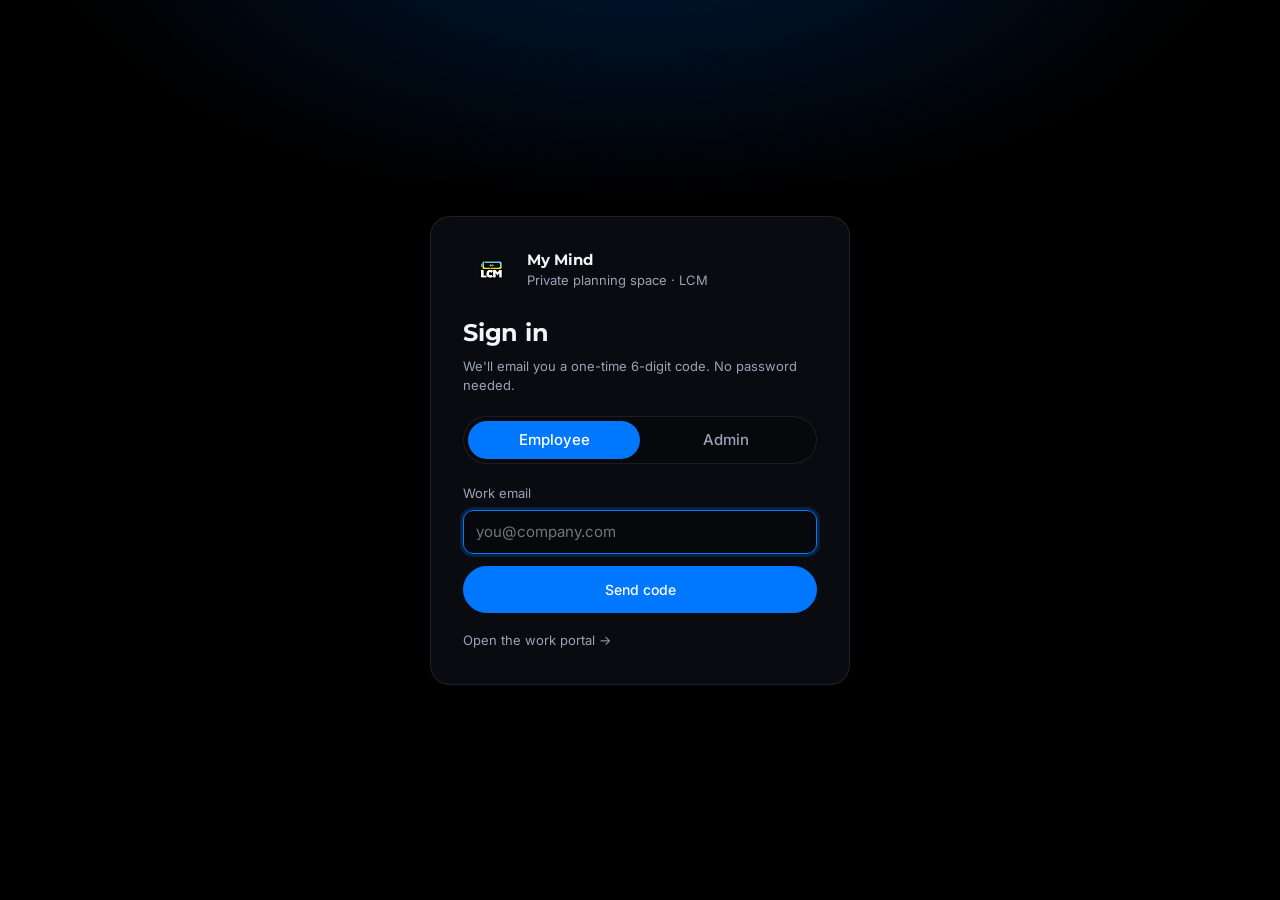
<file: mind/index.html>
<!doctype html>
<html lang="en">
<head>
  <meta charset="UTF-8" />
  <meta name="viewport" content="width=device-width, initial-scale=1.0, viewport-fit=cover" />
  <meta name="robots" content="noindex, nofollow" />
  <title>My Mind</title>
  <meta name="description" content="Private planning space: mind map, task tree, board, timeline, calendar and linked notes." />
  <meta name="theme-color" content="#000000" />
  <link rel="manifest" href="/mind/manifest.webmanifest" />
  <link rel="icon" type="image/png" href="/mind/favicon-32.png" />
  <link rel="apple-touch-icon" href="/mind/apple-touch-icon.png" />
  <meta name="apple-mobile-web-app-capable" content="yes" />
  <meta name="mobile-web-app-capable" content="yes" />
  <meta name="apple-mobile-web-app-title" content="My Mind" />
  <meta name="apple-mobile-web-app-status-bar-style" content="black-translucent" />
  <link rel="preconnect" href="https://fonts.googleapis.com">
  <link rel="preconnect" href="https://fonts.gstatic.com" crossorigin>
  <link href="https://fonts.googleapis.com/css2?family=Inter:wght@400;500;600&family=Montserrat:wght@500;600;700&display=swap" rel="stylesheet">
  <link rel="stylesheet" href="/portal/style.css?v=9" />
</head>
<body>
  <div id="app"><div class="boot">Opening My Mind…</div></div>
  <div id="toasts" aria-live="polite"></div>
  <script>window.LCM_APP_MODE = 'mind';</script>
  <script src="/portal/config.js?v=9"></script>
  <script src="/portal/core.js?v=9"></script>
  <script src="/portal/mind-seed.js?v=9"></script>
  <script src="/portal/mind.js?v=9"></script>
  <script src="/portal/app.js?v=9"></script>
  <script>
    if ('serviceWorker' in navigator) window.addEventListener('load', function () { navigator.serviceWorker.register('/mind/sw.js', { scope: '/mind/' }).catch(function () {}); });
  </script>
</body>
</html>
</file>
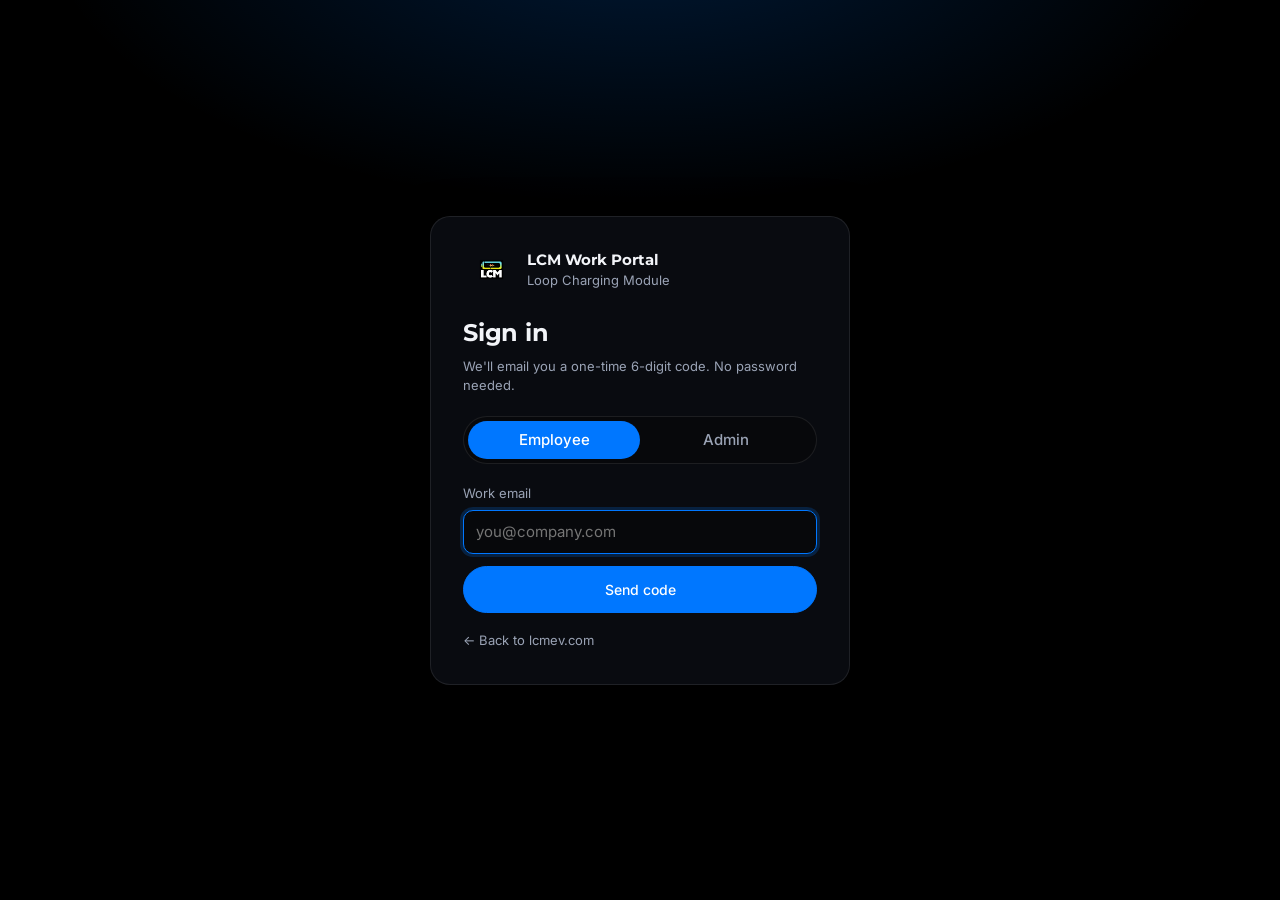
<file: portal/index.html>
<!doctype html>
<html lang="en">
<head>
  <meta charset="UTF-8" />
  <meta name="viewport" content="width=device-width, initial-scale=1.0" />
  <meta name="robots" content="noindex, nofollow" />
  <title>LCM Work Portal</title>
  <link rel="icon" type="image/png" href="/logo.png" sizes="any" />
  <link rel="preconnect" href="https://fonts.googleapis.com">
  <link rel="preconnect" href="https://fonts.gstatic.com" crossorigin>
  <link href="https://fonts.googleapis.com/css2?family=Inter:wght@400;500;600&family=Montserrat:wght@500;600;700&display=swap" rel="stylesheet">
  <link rel="stylesheet" href="/portal/style.css?v=9" />
</head>
<body>
  <div id="app"><div class="boot">Loading portal…</div></div>
  <div id="toasts" aria-live="polite"></div>
  <script src="/portal/config.js?v=9"></script>
  <script src="/portal/core.js?v=9"></script>
  <script src="/portal/mind-seed.js?v=9"></script>
  <script src="/portal/mind.js?v=9"></script>
  <script src="/portal/app.js?v=9"></script>
</body>
</html>
</file>
<file: portal/style.css>
:root {
  --bg: #000;
  --panel: #0b0d12;
  --panel-2: #11141b;
  --line: rgba(255, 255, 255, .09);
  --line-2: rgba(255, 255, 255, .16);
  --text: #f2f4f8;
  --muted: #9aa3b5;
  --dim: #6b7385;
  --primary: #0077ff;
  --primary-2: #3b95ff;
  --ns: #8b93a7;
  --ip: #0077ff;
  --bl: #ef4444;
  --ir: #f5a524;
  --done: #22c55e;
  --radius: 14px;
  --shadow: 0 10px 40px rgba(0, 0, 0, .5);
}

* { box-sizing: border-box; }
html, body { margin: 0; background: var(--bg); color: var(--text); font: 15px/1.5 Inter, system-ui, sans-serif; }
body { min-height: 100vh; }
h1, h2, h3, h4 { font-family: Montserrat, Inter, sans-serif; margin: 0; letter-spacing: -.01em; }
a { color: var(--primary-2); text-decoration: none; }
a:hover { text-decoration: underline; }
button, input, select, textarea { font: inherit; color: inherit; }
.boot { display: grid; place-items: center; height: 100vh; color: var(--muted); }
.muted { color: var(--muted); }
.dim { color: var(--dim); }
.small { font-size: 13px; }
.nowrap { white-space: nowrap; }
.row { display: flex; gap: 10px; align-items: center; }
.row.wrap { flex-wrap: wrap; }
.spacer { flex: 1; }
.hidden { display: none !important; }

/* ---------- Buttons & inputs ---------- */
.btn { display: inline-flex; align-items: center; justify-content: center; gap: 8px; border: 1px solid var(--line-2); background: var(--panel-2); padding: 9px 16px; border-radius: 999px; cursor: pointer; font-weight: 500; font-size: 14px; transition: .15s; white-space: nowrap; }
.btn:hover { border-color: rgba(255, 255, 255, .3); background: #161a23; }
.btn.primary { background: var(--primary); border-color: var(--primary); color: #fff; }
.btn.primary:hover { background: #0066dd; }
.btn.ghost { background: transparent; border-color: transparent; color: var(--muted); }
.btn.ghost:hover { color: var(--text); background: rgba(255, 255, 255, .05); }
.btn.danger { color: #ff8080; border-color: rgba(239, 68, 68, .4); background: rgba(239, 68, 68, .08); }
.btn.success { color: #6ee7a0; border-color: rgba(34, 197, 94, .4); background: rgba(34, 197, 94, .08); }
.btn.sm { padding: 6px 12px; font-size: 13px; }
.btn:disabled { opacity: .5; cursor: not-allowed; }
.input, select.input, textarea.input { width: 100%; background: #07080b; border: 1px solid var(--line-2); border-radius: 10px; padding: 10px 12px; outline: none; transition: .15s; }
.input:focus { border-color: var(--primary); box-shadow: 0 0 0 3px rgba(0, 119, 255, .2); }
textarea.input { resize: vertical; min-height: 84px; }
label.field, div.field { display: block; margin-bottom: 12px; }
label.field > span { display: block; font-size: 13px; color: var(--muted); margin-bottom: 6px; }
.grid2 { display: grid; grid-template-columns: 1fr 1fr; gap: 0 12px; }
input[type=range] { width: 100%; accent-color: var(--primary); }

/* ---------- Banner ---------- */
.banner { background: linear-gradient(90deg, rgba(245, 165, 36, .16), rgba(245, 165, 36, .05)); border-bottom: 1px solid rgba(245, 165, 36, .3); color: #ffd28a; font-size: 13px; padding: 8px 16px; text-align: center; }

/* ---------- Login ---------- */
.login-wrap { min-height: 100vh; display: grid; place-items: center; padding: 24px 16px; background: radial-gradient(1000px 500px at 50% -10%, rgba(0, 119, 255, .22), transparent 60%), #000; }
.login-card { width: 100%; max-width: 420px; background: rgba(11, 13, 18, .9); border: 1px solid var(--line); border-radius: 20px; padding: 32px; box-shadow: var(--shadow); }
.login-card .brand { display: flex; align-items: center; gap: 12px; margin-bottom: 24px; }
.login-card .brand img { height: 40px; }
.login-card h1 { font-size: 24px; margin-bottom: 6px; }
.role-switch { display: grid; grid-template-columns: 1fr 1fr; background: #07080b; border: 1px solid var(--line); border-radius: 999px; padding: 4px; margin: 20px 0; }
.role-switch button { border: 0; background: transparent; padding: 8px; border-radius: 999px; cursor: pointer; color: var(--muted); font-weight: 500; }
.role-switch button.on { background: var(--primary); color: #fff; }
.otp { display: grid; grid-template-columns: repeat(6, 1fr); gap: 8px; margin: 8px 0 16px; }
.otp input { text-align: center; font-size: 22px; font-weight: 600; padding: 12px 0; }
.login-card .btn.primary { width: 100%; padding: 12px; }
.back-link { display: inline-block; margin-top: 18px; font-size: 13px; color: var(--muted); }
.preview-code { margin-top: 12px; padding: 10px 12px; border-radius: 10px; background: rgba(245, 165, 36, .1); border: 1px dashed rgba(245, 165, 36, .4); color: #ffd28a; font-size: 13px; }

/* ---------- Shell ---------- */
.shell { display: grid; grid-template-columns: 240px 1fr; min-height: 100vh; }
.side { border-right: 1px solid var(--line); padding: 20px 14px; position: sticky; top: 0; height: 100vh; display: flex; flex-direction: column; background: #030405; }
.side .logo { display: flex; align-items: center; gap: 10px; padding: 0 8px 20px; }
.side .logo img { height: 32px; }
.side .logo b { font-family: Montserrat; font-size: 15px; }
.nav { display: flex; flex-direction: column; gap: 2px; }
.nav button { display: flex; align-items: center; gap: 12px; padding: 10px 12px; border-radius: 10px; border: 0; background: transparent; color: var(--muted); cursor: pointer; text-align: left; font-weight: 500; }
.nav button:hover { background: rgba(255, 255, 255, .04); color: var(--text); }
.nav button.on { background: rgba(0, 119, 255, .14); color: #fff; }
.nav button.on svg { color: var(--primary-2); }
.nav .count { margin-left: auto; background: var(--bl); color: #fff; font-size: 11px; border-radius: 999px; padding: 1px 7px; font-weight: 600; }
.side .me { margin-top: auto; padding: 12px; border-top: 1px solid var(--line); display: flex; gap: 10px; align-items: center; }
.avatar { width: 34px; height: 34px; border-radius: 50%; display: grid; place-items: center; font-weight: 600; font-size: 13px; flex: none; color: #fff; }
.avatar.sm { width: 26px; height: 26px; font-size: 11px; }
.main { min-width: 0; }
.top { display: flex; align-items: center; gap: 12px; padding: 16px 28px; border-bottom: 1px solid var(--line); position: sticky; top: 0; background: rgba(0, 0, 0, .85); backdrop-filter: blur(10px); z-index: 5; }
.top h2 { font-size: 20px; }
.top .menu-btn { display: none; }
.content { padding: 24px 28px 60px; max-width: 1500px; }
.role-tag { font-size: 11px; text-transform: uppercase; letter-spacing: .08em; padding: 2px 8px; border-radius: 999px; background: rgba(0, 119, 255, .15); color: var(--primary-2); font-weight: 600; }

/* ---------- Cards / KPIs ---------- */
.card { background: var(--panel); border: 1px solid var(--line); border-radius: var(--radius); padding: 18px; min-width: 0; }
.card h3 { font-size: 15px; margin-bottom: 14px; display: flex; align-items: center; gap: 8px; }
.card h3 .spacer + * { font-family: Inter; }
.kpis { display: grid; grid-template-columns: repeat(6, minmax(0, 1fr)); gap: 14px; margin-bottom: 18px; }
.kpi { background: var(--panel); border: 1px solid var(--line); border-radius: var(--radius); padding: 16px; position: relative; overflow: hidden; }
.kpi .label { color: var(--muted); font-size: 13px; }
.kpi .value { font-family: Montserrat; font-size: 30px; font-weight: 700; margin-top: 4px; line-height: 1.1; }
.kpi .sub { font-size: 12px; color: var(--dim); margin-top: 4px; }
.kpi::before { content: ''; position: absolute; left: 0; top: 0; bottom: 0; width: 3px; background: var(--accent, var(--primary)); }
.grid { display: grid; gap: 14px; margin-bottom: 14px; }
.g-3 { grid-template-columns: 1.1fr 1.5fr 1.4fr; }
.g-2 { grid-template-columns: 1.4fr 1fr; }
.g-2e { grid-template-columns: 1fr 1fr; }

/* ---------- Charts ---------- */
.legend { display: flex; flex-wrap: wrap; gap: 6px 14px; font-size: 12px; color: var(--muted); margin-top: 10px; }
.legend i { display: inline-block; width: 10px; height: 10px; border-radius: 3px; margin-right: 6px; vertical-align: -1px; }
.donut-wrap { display: flex; align-items: center; gap: 18px; }
.donut-wrap .legend { flex-direction: column; margin: 0; }
.donut-wrap .legend b { color: var(--text); margin-left: 4px; }
svg text { fill: var(--muted); font-size: 11px; font-family: Inter; }
.bar-row { display: grid; grid-template-columns: 120px 1fr 44px; gap: 10px; align-items: center; margin-bottom: 9px; font-size: 13px; }
.bar-row .name { overflow: hidden; text-overflow: ellipsis; white-space: nowrap; }
.stack { display: flex; height: 12px; border-radius: 6px; overflow: hidden; background: rgba(255, 255, 255, .05); }
.stack span { height: 100%; }
.progress { height: 6px; background: rgba(255, 255, 255, .08); border-radius: 6px; overflow: hidden; min-width: 60px; }
.progress span { display: block; height: 100%; background: var(--primary); border-radius: 6px; }
.ring { position: relative; display: inline-grid; place-items: center; }
.ring b { position: absolute; font-family: Montserrat; font-size: 20px; }

/* ---------- Pills & badges ---------- */
.pill { display: inline-flex; align-items: center; gap: 6px; padding: 3px 10px; border-radius: 999px; font-size: 12px; font-weight: 500; white-space: nowrap; border: 1px solid transparent; }
.pill::before { content: ''; width: 7px; height: 7px; border-radius: 50%; background: currentColor; }
.s-NotStarted { color: #c3c9d6; background: rgba(139, 147, 167, .15); }
.s-InProgress { color: #5aa8ff; background: rgba(0, 119, 255, .15); }
.s-Blocked { color: #ff7b7b; background: rgba(239, 68, 68, .15); }
.s-InReview { color: #ffc35c; background: rgba(245, 165, 36, .15); }
.s-Completed { color: #5ee08f; background: rgba(34, 197, 94, .15); }
.s-Pending { color: #ffc35c; background: rgba(245, 165, 36, .15); }
.s-Approved { color: #5ee08f; background: rgba(34, 197, 94, .15); }
.s-Rejected { color: #ff7b7b; background: rgba(239, 68, 68, .15); }
.prio { font-size: 11px; font-weight: 600; text-transform: uppercase; letter-spacing: .05em; padding: 2px 7px; border-radius: 6px; }
.p-Low { color: #9aa3b5; background: rgba(154, 163, 181, .12); }
.p-Medium { color: #5aa8ff; background: rgba(0, 119, 255, .12); }
.p-High { color: #ffb347; background: rgba(245, 165, 36, .14); }
.p-Critical { color: #ff6b6b; background: rgba(239, 68, 68, .16); }
.tag { font-size: 11px; padding: 2px 7px; border-radius: 6px; background: rgba(255, 255, 255, .06); color: var(--muted); }
.overdue { color: #ff7b7b; }

/* ---------- Toolbar ---------- */
.toolbar { display: flex; flex-wrap: wrap; gap: 10px; align-items: center; margin-bottom: 16px; }
.toolbar .input { width: auto; padding: 8px 12px; }
.toolbar .search { min-width: 220px; flex: 1; max-width: 340px; }
.seg { display: inline-flex; border: 1px solid var(--line-2); border-radius: 999px; padding: 3px; background: #07080b; }
.seg button { border: 0; background: transparent; padding: 6px 14px; border-radius: 999px; cursor: pointer; color: var(--muted); font-size: 13px; font-weight: 500; }
.seg button.on { background: var(--panel-2); color: #fff; box-shadow: inset 0 0 0 1px var(--line-2); }

/* ---------- Board ---------- */
.board { display: grid; grid-template-columns: repeat(5, minmax(240px, 1fr)); gap: 12px; overflow-x: auto; padding-bottom: 8px; }
.col { background: #06070a; border: 1px solid var(--line); border-radius: var(--radius); padding: 10px; min-height: 300px; transition: .15s; }
.col.drop { border-color: var(--primary); background: rgba(0, 119, 255, .06); }
.col-head { display: flex; align-items: center; gap: 8px; padding: 4px 6px 10px; font-weight: 600; font-size: 13px; }
.col-head .n { color: var(--dim); font-weight: 500; }
.tcard { background: var(--panel-2); border: 1px solid var(--line); border-radius: 12px; padding: 12px; margin-bottom: 8px; cursor: pointer; transition: .15s; }
.tcard:hover { border-color: var(--line-2); transform: translateY(-1px); }
.tcard.dragging { opacity: .4; }
.tcard .t { font-weight: 600; font-size: 14px; margin: 6px 0 8px; }
.tcard .meta { display: flex; align-items: center; gap: 8px; font-size: 12px; color: var(--muted); }

/* ---------- Table ---------- */
.table-wrap { overflow-x: auto; border: 1px solid var(--line); border-radius: var(--radius); background: var(--panel); }
table { width: 100%; border-collapse: collapse; font-size: 14px; }
th, td { text-align: left; padding: 12px 14px; border-bottom: 1px solid var(--line); vertical-align: middle; }
th { color: var(--muted); font-weight: 500; font-size: 12px; text-transform: uppercase; letter-spacing: .05em; background: #08090d; cursor: default; white-space: nowrap; }
th.sort { cursor: pointer; }
th.sort:hover { color: var(--text); }
tr:last-child td { border-bottom: 0; }
tbody tr.click { cursor: pointer; }
tbody tr.click:hover td { background: rgba(255, 255, 255, .02); }
.empty { text-align: center; padding: 40px 16px; color: var(--dim); }

/* ---------- Timeline (Gantt) ---------- */
.gantt { overflow-x: auto; border: 1px solid var(--line); border-radius: var(--radius); background: var(--panel); }
.gantt-inner { position: relative; min-width: 900px; }
.g-row { display: grid; grid-template-columns: 240px 1fr; border-bottom: 1px solid var(--line); min-height: 40px; }
.g-row:last-child { border-bottom: 0; }
.g-label { padding: 10px 14px; font-size: 13px; border-right: 1px solid var(--line); overflow: hidden; text-overflow: ellipsis; white-space: nowrap; cursor: pointer; }
.g-track { position: relative; }
.g-bar { position: absolute; top: 9px; height: 22px; border-radius: 6px; font-size: 11px; color: #fff; padding: 0 8px; display: flex; align-items: center; overflow: hidden; white-space: nowrap; cursor: pointer; }
.g-bar .fill { position: absolute; inset: 0 auto 0 0; background: rgba(255, 255, 255, .22); }
.g-bar span { position: relative; }
.g-head { display: grid; grid-template-columns: 240px 1fr; border-bottom: 1px solid var(--line); background: #08090d; position: sticky; top: 0; }
.g-days { position: relative; height: 34px; }
.g-days span { position: absolute; top: 9px; font-size: 11px; color: var(--dim); transform: translateX(-50%); }
.g-today { position: absolute; top: 0; bottom: 0; width: 2px; background: #ff5b5b; z-index: 2; pointer-events: none; }
.g-grid { position: absolute; top: 0; bottom: 0; width: 1px; background: rgba(255, 255, 255, .04); pointer-events: none; }

/* ---------- Feed ---------- */
.feed { list-style: none; margin: 0; padding: 0; }
.feed li { display: flex; gap: 10px; padding: 9px 0; border-bottom: 1px solid var(--line); font-size: 13px; }
.feed li:last-child { border-bottom: 0; }
.feed .ico { width: 28px; height: 28px; border-radius: 8px; display: grid; place-items: center; flex: none; background: rgba(255, 255, 255, .05); }
.feed .when { color: var(--dim); font-size: 12px; }
.list-item { display: flex; align-items: center; gap: 10px; padding: 10px 0; border-bottom: 1px solid var(--line); font-size: 14px; cursor: pointer; }
.list-item:last-child { border-bottom: 0; }
.scroll { max-height: 360px; overflow-y: auto; }
.alert { display: flex; gap: 10px; align-items: center; padding: 12px 14px; border-radius: 12px; margin-bottom: 14px; font-size: 14px; }
.alert.red { background: rgba(239, 68, 68, .1); border: 1px solid rgba(239, 68, 68, .3); color: #ffb3b3; }
.alert.amber { background: rgba(245, 165, 36, .1); border: 1px solid rgba(245, 165, 36, .3); color: #ffd28a; }

/* ---------- Drawer / Modal ---------- */
.overlay { position: fixed; inset: 0; background: rgba(0, 0, 0, .6); z-index: 20; animation: fade .15s; }
.drawer { position: fixed; top: 0; right: 0; bottom: 0; width: min(640px, 100%); background: #07080b; border-left: 1px solid var(--line-2); z-index: 21; overflow-y: auto; animation: slide .2s ease-out; }
.drawer-head { padding: 20px 24px; border-bottom: 1px solid var(--line); position: sticky; top: 0; background: #07080b; z-index: 2; }
.drawer-body { padding: 20px 24px 40px; }
.modal { position: fixed; left: 50%; top: 50%; transform: translate(-50%, -50%); width: min(560px, calc(100% - 32px)); max-height: calc(100vh - 40px); overflow-y: auto; background: #07080b; border: 1px solid var(--line-2); border-radius: 18px; z-index: 31; padding: 24px; animation: fade .15s; box-shadow: var(--shadow); }
.modal h3 { margin-bottom: 18px; }
.overlay.top { z-index: 30; }
@keyframes fade { from { opacity: 0; } }
@keyframes slide { from { transform: translateX(40px); opacity: 0; } }
.status-picker { display: flex; flex-wrap: wrap; gap: 6px; }
.status-picker button { cursor: pointer; border: 1px solid var(--line-2); background: transparent; padding: 6px 12px; border-radius: 999px; font-size: 13px; color: var(--muted); }
.status-picker button.on { border-color: transparent; }
.tabs { display: flex; gap: 4px; border-bottom: 1px solid var(--line); margin: 20px 0 16px; overflow-x: auto; }
.tabs button { border: 0; background: transparent; padding: 10px 14px; color: var(--muted); cursor: pointer; border-bottom: 2px solid transparent; font-weight: 500; white-space: nowrap; }
.tabs button.on { color: #fff; border-bottom-color: var(--primary); }
.kv { display: grid; grid-template-columns: repeat(4, 1fr); gap: 12px; margin-top: 16px; }
.kv > div > span:first-child { display: block; font-size: 12px; color: var(--dim); margin-bottom: 2px; }
.method-box { margin-top: 16px; padding: 12px 14px; border-radius: 12px; background: rgba(34, 197, 94, .07); border: 1px solid rgba(34, 197, 94, .25); font-size: 14px; white-space: pre-wrap; }
.desc { white-space: pre-wrap; color: #d5d9e2; margin-top: 12px; font-size: 14px; }
.timeline { list-style: none; margin: 0; padding: 0; position: relative; }
.timeline li { position: relative; padding: 0 0 18px 28px; }
.timeline li::before { content: ''; position: absolute; left: 8px; top: 20px; bottom: 0; width: 2px; background: var(--line); }
.timeline li:last-child::before { display: none; }
.timeline .dot { position: absolute; left: 2px; top: 5px; width: 14px; height: 14px; border-radius: 50%; border: 3px solid #07080b; background: var(--primary); }
.timeline .body { background: var(--panel); border: 1px solid var(--line); border-radius: 12px; padding: 10px 12px; font-size: 14px; white-space: pre-wrap; margin-top: 4px; }
.dropzone { border: 1.5px dashed var(--line-2); border-radius: 14px; padding: 24px; text-align: center; color: var(--muted); cursor: pointer; transition: .15s; }
.dropzone:hover, .dropzone.over { border-color: var(--primary); background: rgba(0, 119, 255, .06); color: var(--text); }
.file-row { display: flex; align-items: center; gap: 10px; padding: 10px 0; border-bottom: 1px solid var(--line); font-size: 14px; }
.proposal { border: 1px solid var(--line); border-radius: 12px; padding: 14px; margin-bottom: 10px; background: var(--panel); }
.proposal .approach { white-space: pre-wrap; margin: 8px 0; font-size: 14px; color: #d5d9e2; }

/* ---------- Attendance ---------- */
.att-today { display: grid; grid-template-columns: 1.1fr 1.6fr 1fr; gap: 20px; align-items: center; background: linear-gradient(135deg, rgba(0, 119, 255, .12), var(--panel) 60%); }
.att-clock { font-family: Montserrat; font-size: 38px; font-weight: 700; letter-spacing: -.02em; line-height: 1.15; font-variant-numeric: tabular-nums; }
.att-stats { display: grid; grid-template-columns: repeat(4, 1fr); gap: 12px; }
.att-stats span { display: block; font-size: 12px; color: var(--dim); margin-bottom: 4px; }
.att-stats b { font-size: 17px; font-variant-numeric: tabular-nums; }
.att-action { text-align: center; }
.btn.big { padding: 14px 22px; font-size: 15px; width: 100%; }
.att-grid th, .att-grid td { padding: 6px 3px; text-align: center; border-bottom: 1px solid var(--line); }
.att-grid th { font-size: 11px; letter-spacing: 0; text-transform: none; }
.att-grid th div { font-size: 9px; color: var(--dim); }
.att-grid th.sun { color: var(--dim); }
.att-grid th.now { color: var(--primary-2); }
.att-grid .sticky { position: sticky; left: 0; background: var(--panel); text-align: left; padding: 6px 12px; z-index: 1; min-width: 150px; }
.att-grid thead .sticky { background: #08090d; }
.att-cell { display: inline-grid; place-items: center; width: 22px; height: 22px; border-radius: 6px; font-size: 10px; font-weight: 700; }
.att-cell.p { background: #22c55e; color: #04220f; }
.att-cell.nx { background: #f5a524; color: #2b1a00; }
.att-cell.a { background: rgba(239, 68, 68, .35); }
.att-cell.off { background: rgba(255, 255, 255, .05); }

.check-list { max-height: 180px; overflow-y: auto; border: 1px solid var(--line); border-radius: 10px; padding: 6px 10px; }
.check-list label { padding: 6px 0; border-bottom: 1px solid var(--line); cursor: pointer; }
.check-list label:last-child { border-bottom: 0; }

#busy { position: fixed; top: 0; left: 0; height: 2px; width: 0; background: var(--primary); z-index: 60; opacity: 0; transition: opacity .2s; }
#busy.on { opacity: 1; width: 100%; animation: busy 1.2s ease-in-out infinite; }
@keyframes busy { 0% { transform: translateX(-100%) scaleX(.3); } 100% { transform: translateX(100%) scaleX(.3); } }

/* ---------- My Mind ---------- */
.mind-top { margin-bottom: 14px; }
.mind-kpis { grid-template-columns: repeat(5, minmax(0, 1fr)) 120px; }
.mind-grid { display: grid; grid-template-columns: minmax(0, 1.5fr) minmax(300px, 1fr); gap: 14px; align-items: start; }
.mind-outline { padding: 8px 0; max-height: 70vh; overflow: auto; outline: none; }
.mind-outline:focus-visible { box-shadow: 0 0 0 2px rgba(0, 119, 255, .4); }
.mind-detail { position: sticky; top: 76px; max-height: calc(100vh - 100px); overflow: auto; }
.mrow { display: flex; align-items: center; gap: 8px; padding: 5px 12px 5px calc(12px + var(--d) * 22px); font-size: 14px; cursor: pointer; border-left: 2px solid transparent; min-height: 34px; }
.mrow:hover { background: rgba(255, 255, 255, .03); }
.mrow.sel { background: rgba(0, 119, 255, .12); border-left-color: var(--primary); }
.mrow.ghost { opacity: .5; }
.mrow .caret { width: 16px; flex: none; border: 0; background: none; color: var(--muted); cursor: pointer; padding: 0; font-size: 12px; }
.mrow input[type=checkbox] { accent-color: #22c55e; width: 16px; height: 16px; flex: none; cursor: pointer; }
.mrow .mt { flex: 1; min-width: 0; overflow: hidden; text-overflow: ellipsis; white-space: nowrap; }
.mrow.st-done .mt { color: var(--dim); text-decoration: line-through; text-decoration-color: rgba(255, 255, 255, .25); }
.mrow .mini { width: 54px; height: 5px; border-radius: 4px; background: rgba(255, 255, 255, .08); overflow: hidden; flex: none; }
.mrow .mini span { display: block; height: 100%; background: #22c55e; }
.mrow .add { opacity: 0; border: 1px solid var(--line-2); background: var(--panel-2); border-radius: 6px; width: 22px; height: 22px; cursor: pointer; color: var(--muted); flex: none; }
.mrow:hover .add, .mrow.sel .add { opacity: 1; }
.mrename { padding: 4px 8px; flex: 1; }
.chip { font-size: 11px; padding: 1px 8px; border-radius: 999px; font-weight: 600; white-space: nowrap; }
.c-ready { background: rgba(245, 165, 36, .15); color: #ffc35c; }
.c-blocked { background: rgba(239, 68, 68, .15); color: #ff7b7b; }
.c-doing { background: rgba(0, 119, 255, .15); color: #5aa8ff; }
.c-done { background: rgba(34, 197, 94, .15); color: #5ee08f; }
.c-open { background: rgba(139, 147, 167, .15); color: #c3c9d6; }
.crumbs { margin-bottom: 8px; }
.crumbs a { color: var(--muted); }
.mtitle { font-family: Montserrat; font-weight: 600; font-size: 17px; }
.lrow { display: flex; align-items: center; gap: 8px; padding: 6px 4px; border-bottom: 1px solid var(--line); font-size: 13px; cursor: pointer; }
.lrow:hover { background: rgba(255, 255, 255, .03); }
.lrow .lt { flex: 1; min-width: 0; overflow: hidden; text-overflow: ellipsis; white-space: nowrap; }
.lrow .dot { width: 8px; height: 8px; border-radius: 50%; flex: none; }
.dep-add { position: relative; margin-top: 8px; }
.dep-list { position: absolute; left: 0; right: 0; top: 100%; background: #0d1016; border: 1px solid var(--line-2); border-radius: 10px; z-index: 5; max-height: 260px; overflow: auto; }
.dep-list:empty { display: none; }
.mind-map { padding: 0; overflow: hidden; }
#mmSvg { cursor: grab; display: block; background: radial-gradient(circle at 1px 1px, rgba(255, 255, 255, .06) 1px, transparent 0) 0 0 / 22px 22px; }
#mmSvg:active { cursor: grabbing; }
.m-node rect:first-child { fill: #10131a; stroke-width: 1.5; }
.m-node.sel rect:first-child { fill: #0b2140; stroke-width: 2.5; }
.m-node { cursor: pointer; }
.m-node:hover rect:first-child { fill: #151a24; }
.m-t { fill: #e8ecf3 !important; font-size: 12.5px !important; }
.m-c { fill: #9aa3b5 !important; font-size: 11px !important; cursor: pointer; }
.m-edge { fill: none; stroke: rgba(255, 255, 255, .16); stroke-width: 1.5; }
.m-dep { fill: none; stroke: #2f5a3e; stroke-width: 1.3; stroke-dasharray: 5 4; }
.m-dep.open { stroke: #f5a524; opacity: .8; }
.notes-grid { display: grid; grid-template-columns: 250px minmax(0, 1fr) 260px; gap: 14px; align-items: start; }
.notes-side, .notes-meta { position: sticky; top: 76px; max-height: calc(100vh - 100px); overflow: auto; }
.note-list { display: flex; flex-direction: column; gap: 2px; }
.nitem { padding: 8px 10px; border-radius: 8px; cursor: pointer; }
.nitem:hover { background: rgba(255, 255, 255, .04); }
.nitem.on { background: rgba(124, 58, 237, .16); }
.nitem .nt { font-weight: 500; font-size: 14px; overflow: hidden; text-overflow: ellipsis; white-space: nowrap; }
.tagcloud { display: flex; flex-wrap: wrap; gap: 6px; margin-top: 6px; }
.tagl { color: #2dd4bf; font-size: 13px; }
.ntitle { font-family: Montserrat; font-size: 20px; font-weight: 700; border-color: transparent; background: transparent; padding-left: 0; }
.ntitle:focus { background: #07080b; padding-left: 12px; }
.note-panes { display: grid; gap: 14px; margin-top: 12px; }
.note-panes.mode-split { grid-template-columns: 1fr 1fr; }
.note-panes.mode-edit .note-pv, .note-panes.mode-preview .note-ed { display: none; }
.note-ed { min-height: 62vh; font-family: ui-monospace, SFMono-Regular, Menlo, Consolas, monospace; font-size: 13.5px; line-height: 1.6; }
.note-pv { min-height: 62vh; padding: 4px 6px; }
.md { color: #dfe3ea; line-height: 1.65; overflow-wrap: anywhere; }
.md h1 { font-size: 24px; margin: 4px 0 12px; } .md h2 { font-size: 18px; margin: 18px 0 8px; } .md h3 { font-size: 15px; margin: 14px 0 6px; }
.md p { margin: 0 0 10px; } .md ul, .md ol { margin: 0 0 10px; padding-left: 22px; } .md ul.tasks { list-style: none; padding-left: 4px; }
.md code { background: rgba(255, 255, 255, .08); padding: 1px 5px; border-radius: 4px; font-size: 90%; }
.md pre { background: #07080b; border: 1px solid var(--line); padding: 10px; border-radius: 8px; overflow: auto; }
.md blockquote { border-left: 3px solid #7c3aed; margin: 0 0 10px; padding: 2px 12px; color: var(--muted); }
.md hr { border: 0; border-top: 1px solid var(--line); margin: 16px 0; }
.md .wl { color: #a78bfa; } .md .wl.new { color: #a78bfa; opacity: .55; border-bottom: 1px dashed; }
.md table.mdt { border-collapse: collapse; margin-bottom: 10px; width: auto; } .md table.mdt td { border: 1px solid var(--line); padding: 5px 10px; }
.md input[type=checkbox] { accent-color: #22c55e; }
.wiki-ac { position: fixed; z-index: 70; background: #0d1016; border: 1px solid var(--line-2); border-radius: 10px; min-width: 260px; max-width: 380px; box-shadow: var(--shadow); overflow: hidden; }
.wiki-ac div { display: flex; justify-content: space-between; gap: 10px; padding: 7px 12px; cursor: pointer; font-size: 13px; }
.wiki-ac div:hover, .wiki-ac div:first-child { background: rgba(124, 58, 237, .16); }
.graph-card { padding: 0; overflow: hidden; }
#gSvg { display: block; background: radial-gradient(circle at 50% 50%, rgba(124, 58, 237, .07), transparent 70%); }
.g-edge { stroke: rgba(255, 255, 255, .14); stroke-width: 1; } .g-edge.hot { stroke: #0077ff; stroke-width: 1.6; }
.g-node { cursor: pointer; } .g-node:hover circle { stroke: #fff; stroke-width: 2; }
.g-label { fill: #c9cfda !important; font-size: 11px !important; pointer-events: none; } .g-label.small { font-size: 9px !important; fill: #7d8597 !important; }
@media (max-width: 1100px) {
  .mind-grid, .notes-grid { grid-template-columns: 1fr; }
  .mind-detail, .notes-side, .notes-meta { position: static; max-height: none; }
  .mind-kpis { grid-template-columns: repeat(3, 1fr); }
  .note-panes.mode-split { grid-template-columns: 1fr; }
  .seg { max-width: 100%; overflow-x: auto; }
  .seg button { flex: none; }
}

/* ---------- My Mind v2: shared panel, map canvas, board, timeline, calendar ---------- */
.mind-filters { margin-bottom: 14px; }
.mind-filters .qadd { flex: 2; min-width: 260px; border-color: rgba(0, 119, 255, .45); }
.mind-filters .input { width: auto; padding: 8px 10px; }
.mind-filters .search { flex: 1; min-width: 140px; max-width: 220px; }
.mind-empty { text-align: center; padding: 48px 20px; }
.mind-empty h2 { margin: 8px 0; }
.ctx-menu { position: fixed; z-index: 80; background: #0d1016; border: 1px solid var(--line-2); border-radius: 12px; padding: 6px; min-width: 220px; box-shadow: var(--shadow); }
.ctx-menu div { padding: 8px 12px; border-radius: 8px; cursor: pointer; font-size: 13.5px; white-space: nowrap; }
.ctx-menu div:hover { background: rgba(0, 119, 255, .16); }
.ctx-menu hr { border: 0; border-top: 1px solid var(--line); margin: 4px 0; }
.mind-grid.no-panel { grid-template-columns: 1fr; }
.mind-grid > * { min-width: 0; }
.mind-detail { position: sticky; }
.panel-x { position: absolute; right: 8px; top: 8px; }
.mind-detail { padding-top: 22px; }
.ins-icon { font-size: 22px; }
.ins-grid { display: grid; grid-template-columns: 1fr 1fr; gap: 10px; }
.ins-grid label span { display: block; font-size: 12px; color: var(--muted); margin-bottom: 4px; }
.ins-grid .input { padding: 8px 10px; }
.ins-grid .full, .ins-grid .quick-dates { grid-column: 1 / -1; }
.quick-dates { display: flex; flex-wrap: wrap; gap: 6px; align-items: center; }
.quick-dates button { border: 1px solid var(--line-2); background: transparent; color: var(--muted); border-radius: 999px; padding: 3px 10px; font-size: 12px; cursor: pointer; }
.quick-dates button:hover { color: #fff; border-color: var(--primary); }
.swatches, .icons { display: flex; flex-wrap: wrap; gap: 6px; margin-top: 6px; }
.swatches button { width: 24px; height: 24px; border-radius: 50%; border: 2px solid var(--line-2); cursor: pointer; color: var(--muted); font-size: 11px; }
.swatches button.on { border-color: #fff; box-shadow: 0 0 0 2px var(--primary); }
.icons button { width: 30px; height: 30px; border-radius: 8px; border: 1px solid var(--line); background: transparent; cursor: pointer; font-size: 15px; color: var(--muted); }
.icons button.on { border-color: var(--primary); background: rgba(0, 119, 255, .15); }
.ins-md { margin-top: 8px; max-height: 220px; overflow: auto; }
.rec-dots { display: flex; gap: 4px; align-items: center; margin-bottom: 12px; }
.rec-dots span { width: 12px; height: 12px; border-radius: 3px; background: rgba(255, 255, 255, .08); }
.rec-dots span.on { background: #22c55e; }
.rec-dots span.today { outline: 1px solid #fff; }
.rec-dots em { font-style: normal; margin-left: 6px; }
.ag-h { margin: 14px 0 4px; } .ag-h.overdue { color: #ff9b9b; }
.ag-rec { background: rgba(34, 197, 94, .06); border: 1px solid rgba(34, 197, 94, .2); border-radius: 12px; padding: 10px 12px; margin-bottom: 6px; }
.lrow.ag input { accent-color: #22c55e; flex: none; }
.mrow { border-left-color: transparent; }
.mrow::before { content: ''; width: 3px; align-self: stretch; border-radius: 2px; background: var(--bc); opacity: .7; margin-left: -6px; margin-right: 2px; }
.mrow .flag { font-size: 13px; }
.due { font-size: 11.5px; padding: 1px 7px; border-radius: 999px; background: rgba(255, 255, 255, .06); color: var(--muted); white-space: nowrap; }
.due.od { background: rgba(239, 68, 68, .16); color: #ff8f8f; } .due.td { background: rgba(245, 165, 36, .16); color: #ffc35c; }
.map-tools .input { width: auto; padding: 6px 10px; }
.mind-map { position: relative; height: calc(100vh - 280px); min-height: 480px; padding: 0; overflow: hidden; outline: none; }
.mind-map:focus-visible { box-shadow: 0 0 0 2px rgba(0, 119, 255, .5); }
#mapSvg { display: block; cursor: grab; touch-action: none; background: radial-gradient(circle at 1px 1px, rgba(255, 255, 255, .07) 1px, transparent 0) 0 0 / 24px 24px; }
#mapSvg:active { cursor: grabbing; }
.mn { cursor: pointer; }
.mn:hover .mn-box { stroke-opacity: 1; }
.mn .lh { opacity: 0; transition: opacity .12s; }
.mn:hover .lh, .mn.sel .lh { opacity: 1; }
.mn.drop .mn-box { stroke: #f5a524 !important; stroke-width: 3 !important; stroke-dasharray: 6 4; }
.mn.sel .mn-box { filter: drop-shadow(0 0 8px rgba(59, 149, 255, .45)); }
#miniMap { position: absolute; right: 12px; bottom: 40px; border: 1px solid var(--line-2); border-radius: 8px; cursor: pointer; }
.map-legend { position: absolute; left: 12px; bottom: 10px; display: flex; flex-wrap: wrap; gap: 4px 12px; font-size: 11.5px; color: var(--muted); background: rgba(7, 8, 11, .85); padding: 4px 10px; border-radius: 8px; }
.map-legend i { display: inline-block; width: 9px; height: 9px; border-radius: 3px; margin-right: 5px; vertical-align: -1px; }
.map-edit { position: absolute; z-index: 10; padding: 8px 10px; font-size: 14px; box-shadow: 0 0 0 3px rgba(0, 119, 255, .4); }
.mboard { display: grid; grid-template-columns: repeat(3, minmax(220px, 1fr)); gap: 12px; }
.mcol { background: #06070a; border: 1px solid var(--line); border-radius: var(--radius); padding: 10px; min-height: 360px; }
.mcol.drop { border-color: var(--primary); background: rgba(0, 119, 255, .06); }
.mcol .col-head .dot { width: 8px; height: 8px; border-radius: 50%; }
.mcard { background: var(--panel-2); border: 1px solid var(--line); border-left: 3px solid var(--bc); border-radius: 10px; padding: 10px 12px; margin-bottom: 8px; cursor: pointer; }
.mcard:hover { border-color: var(--line-2); border-left-color: var(--bc); }
.mcard.sel { box-shadow: 0 0 0 2px var(--primary); }
.mcard.dragging { opacity: .4; }
.mc-t { font-weight: 600; font-size: 14px; margin: 4px 0 6px; }
.tl-wrap { padding: 0; overflow-x: auto; }
.tl-inner { position: relative; }
.tl-row { display: flex; border-bottom: 1px solid var(--line); min-height: 34px; }
.tl-row.sel { background: rgba(0, 119, 255, .08); }
.tl-label { width: 260px; flex: none; padding: 7px 12px; font-size: 13px; border-right: 1px solid var(--line); display: flex; align-items: center; gap: 6px; overflow: hidden; cursor: pointer; }
.tl-label .lt { overflow: hidden; text-overflow: ellipsis; white-space: nowrap; }
.tl-label input { accent-color: #22c55e; }
.tl-group .tl-label { background: #08090d; }
.tl-group .dot { width: 8px; height: 8px; border-radius: 50%; }
.tl-track { position: relative; flex: 1; }
.tl-days { display: flex; }
.tl-day { flex: none; text-align: center; font-size: 11px; color: var(--muted); padding: 3px 0; border-right: 1px solid rgba(255, 255, 255, .03); }
.tl-day span { display: block; font-size: 9px; color: var(--dim); }
.tl-day.we { background: rgba(255, 255, 255, .025); } .tl-day.now { color: #fff; background: rgba(239, 68, 68, .2); }
.tl-headrow { position: sticky; top: 0; background: #08090d; z-index: 2; }
.tl-bar { position: absolute; top: 6px; height: 22px; border-radius: 6px; color: #fff; font-size: 11px; display: flex; align-items: center; overflow: hidden; cursor: grab; user-select: none; touch-action: none; }
.tl-bar .tl-t { flex: 1; padding: 0 6px; white-space: nowrap; overflow: hidden; }
.tl-h { width: 7px; align-self: stretch; cursor: ew-resize; background: rgba(0, 0, 0, .25); }
.tl-today { position: absolute; top: 0; bottom: 0; width: 2px; background: #ef4444; pointer-events: none; z-index: 1; }
.unsched { display: flex; flex-wrap: wrap; gap: 6px; }
.chip-task { font-size: 12.5px; padding: 4px 10px; border-radius: 999px; background: var(--panel-2); border: 1px solid var(--line-2); cursor: grab; }
.cal { padding: 0; overflow: hidden; }
.cal-head, .cal-grid { display: grid; grid-template-columns: repeat(7, minmax(0, 1fr)); }
.cal-head div { padding: 8px; font-size: 12px; color: var(--muted); text-align: center; border-bottom: 1px solid var(--line); }
.cal-cell { min-height: 110px; border-right: 1px solid var(--line); border-bottom: 1px solid var(--line); padding: 6px; }
.cal-cell:nth-child(7n) { border-right: 0; }
.cal-cell.out { opacity: .4; } .cal-cell.now { background: rgba(0, 119, 255, .07); } .cal-cell.drop { background: rgba(0, 119, 255, .15); }
.cal-d { font-size: 12px; color: var(--muted); display: flex; gap: 4px; margin-bottom: 4px; }
.cal-cell.now .cal-d { color: #fff; font-weight: 700; }
.cal-item { font-size: 11.5px; padding: 3px 6px; border-radius: 6px; margin-bottom: 3px; background: var(--panel-2); border-left: 3px solid var(--bc); cursor: grab; white-space: nowrap; overflow: hidden; text-overflow: ellipsis; }
.cal-item.st-done { opacity: .5; text-decoration: line-through; } .cal-item.st-blocked { color: #ff9b9b; } .cal-item.sel { box-shadow: 0 0 0 1.5px var(--primary); }
@media (max-width: 1100px) { .mind-map { height: 70vh; } .mboard { grid-template-columns: 1fr; } .cal-cell { min-height: 70px; } .cal-item { font-size: 10px; } }

.del-file { color: var(--dim); padding: 6px 8px; }
.del-file:hover { color: #ff7b7b; background: rgba(239, 68, 68, .1); }

/* ---------- My Mind app shell (/mind/) ---------- */
.mind-app { min-height: 100vh; }
.mind-app-top { display: flex; align-items: center; gap: 10px; padding: 10px 20px; border-bottom: 1px solid var(--line); position: sticky; top: 0; z-index: 6; background: rgba(0, 0, 0, .9); backdrop-filter: blur(10px); }
.mind-app-top img { width: 28px; height: 28px; border-radius: 7px; }
.mind-app-top b { font-family: Montserrat; font-size: 16px; }
.mind-app-content { max-width: none; padding-top: 16px; }
.mind-app .mind-map { height: calc(100vh - 250px); }
@media (display-mode: standalone) { .mind-app-top { padding-top: max(10px, env(safe-area-inset-top)); } }

/* ---------- Toasts ---------- */
#toasts { position: fixed; bottom: 20px; right: 20px; z-index: 50; display: flex; flex-direction: column; gap: 8px; max-width: calc(100% - 40px); }
.toast { background: #12151c; border: 1px solid var(--line-2); padding: 12px 16px; border-radius: 12px; box-shadow: var(--shadow); font-size: 14px; animation: fade .2s; max-width: 380px; }
.toast.err { border-color: rgba(239, 68, 68, .5); }
.toast.ok { border-color: rgba(34, 197, 94, .5); }

/* ---------- Responsive ---------- */
@media (max-width: 1200px) {
  .kpis { grid-template-columns: repeat(3, 1fr); }
  .g-3 { grid-template-columns: 1fr 1fr; }
  .g-3 > :last-child { grid-column: 1 / -1; }
}
@media (max-width: 860px) {
  .shell { grid-template-columns: 1fr; }
  .side { position: fixed; left: 0; top: 0; bottom: 0; width: 260px; z-index: 25; transform: translateX(-100%); transition: .2s; }
  .side.open { transform: none; box-shadow: var(--shadow); }
  .top .menu-btn { display: inline-flex; }
  .top { padding: 10px 12px; gap: 6px; flex-wrap: wrap; }
  .top h2 { font-size: 17px; }
  .content { padding: 16px 16px 60px; }
  .kpis { grid-template-columns: repeat(2, 1fr); }
  .g-3, .g-2, .g-2e { grid-template-columns: 1fr; }
  .grid2 { grid-template-columns: 1fr; }
  .kv { grid-template-columns: 1fr 1fr; }
  .toolbar .search { max-width: none; min-width: 0; width: 100%; }
  .drawer-head, .drawer-body { padding-left: 16px; padding-right: 16px; }
  .login-card { padding: 24px; }
  .bar-row { grid-template-columns: 90px 1fr 36px; }
  .att-today { grid-template-columns: 1fr; }
  .att-stats { grid-template-columns: repeat(2, 1fr); }
  .hide-sm { display: none; }
}
</file>
